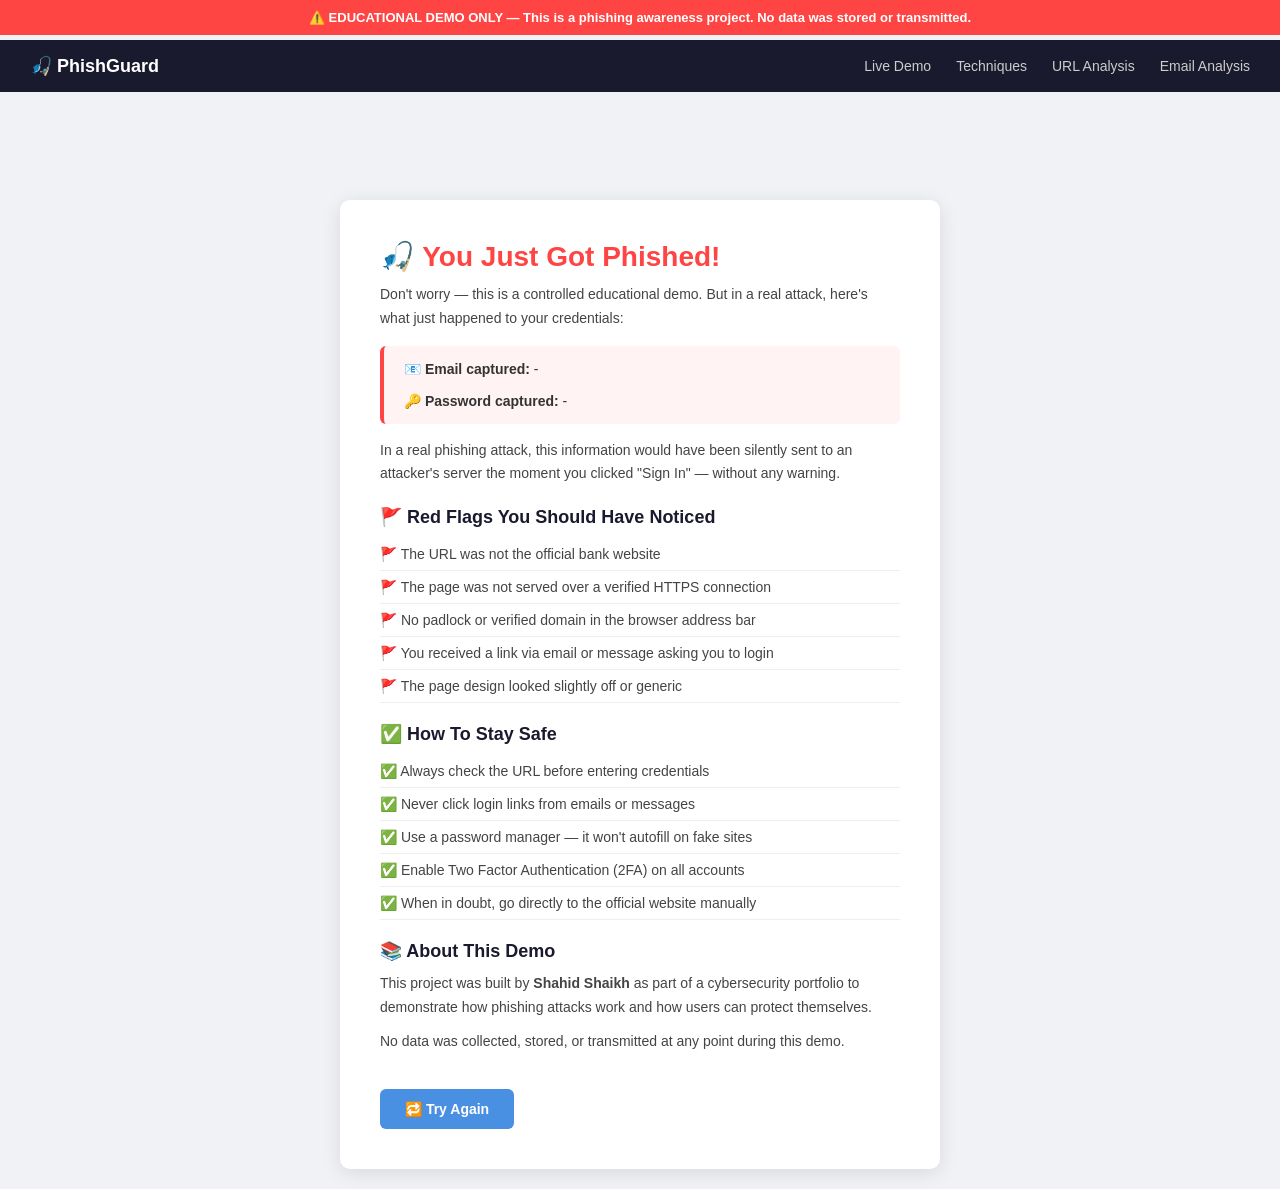
<file: busted.html>
<!DOCTYPE html>
<html lang="en">
<head>
    <meta charset="UTF-8">
    <meta name="viewport" content="width=device-width, initial-scale=1.0">
    <title>You Got Phished - Awareness Demo</title>
    <link rel="stylesheet" href="style.css">
</head>
<body>

    <!-- Disclaimer Banner -->
    <div class="disclaimer">
        ⚠️ EDUCATIONAL DEMO ONLY — This is a phishing awareness project. No data was stored or transmitted.
    </div>

    <!-- Navbar -->
    <nav class="navbar">
        <a class="brand" href="index.html">🎣 PhishGuard</a>
        <ul class="nav-links">
            <li><a href="index.html">Live Demo</a></li>
            <li><a href="techniques.html">Techniques</a></li>
            <li><a href="url-comparison.html">URL Analysis</a></li>
            <li><a href="email-analyzer.html">Email Analysis</a></li>
        </ul>
    </nav>

    <!-- Busted Card -->
    <div class="page-content">
        <div class="busted-card">

            <h1>🎣 You Just Got Phished!</h1>
            <p>Don't worry — this is a controlled educational demo. But in a real attack, here's what just happened to your credentials:</p>

            <!-- Show captured data -->
            <div class="captured-box">
                <strong>📧 Email captured:</strong> <span id="show-email">-</span><br><br>
                <strong>🔑 Password captured:</strong> <span id="show-password">-</span>
            </div>

            <p>In a real phishing attack, this information would have been silently sent to an attacker's server the moment you clicked "Sign In" — without any warning.</p>

            <!-- Red Flags Section -->
            <h2>🚩 Red Flags You Should Have Noticed</h2>
            <ul class="red-flags">
                <li>The URL was not the official bank website</li>
                <li>The page was not served over a verified HTTPS connection</li>
                <li>No padlock or verified domain in the browser address bar</li>
                <li>You received a link via email or message asking you to login</li>
                <li>The page design looked slightly off or generic</li>
            </ul>

            <!-- Safety Tips Section -->
            <h2>✅ How To Stay Safe</h2>
            <ul class="tips">
                <li>Always check the URL before entering credentials</li>
                <li>Never click login links from emails or messages</li>
                <li>Use a password manager — it won't autofill on fake sites</li>
                <li>Enable Two Factor Authentication (2FA) on all accounts</li>
                <li>When in doubt, go directly to the official website manually</li>
            </ul>

            <h2>📚 About This Demo</h2>
            <p>This project was built by <strong>Shahid Shaikh</strong> as part of a cybersecurity portfolio to demonstrate how phishing attacks work and how users can protect themselves.</p>
            <p>No data was collected, stored, or transmitted at any point during this demo.</p>

            <button onclick="window.location.href='index.html'">🔁 Try Again</button>

        </div>
    </div>

    <script>
        const email = sessionStorage.getItem('captured_email');
        const password = sessionStorage.getItem('captured_password');

        if (email) {
            document.getElementById('show-email').textContent = email;
        }
        if (password) {
            document.getElementById('show-password').textContent = password;
        }

        sessionStorage.clear();
    </script>

</body>
</html>
</file>
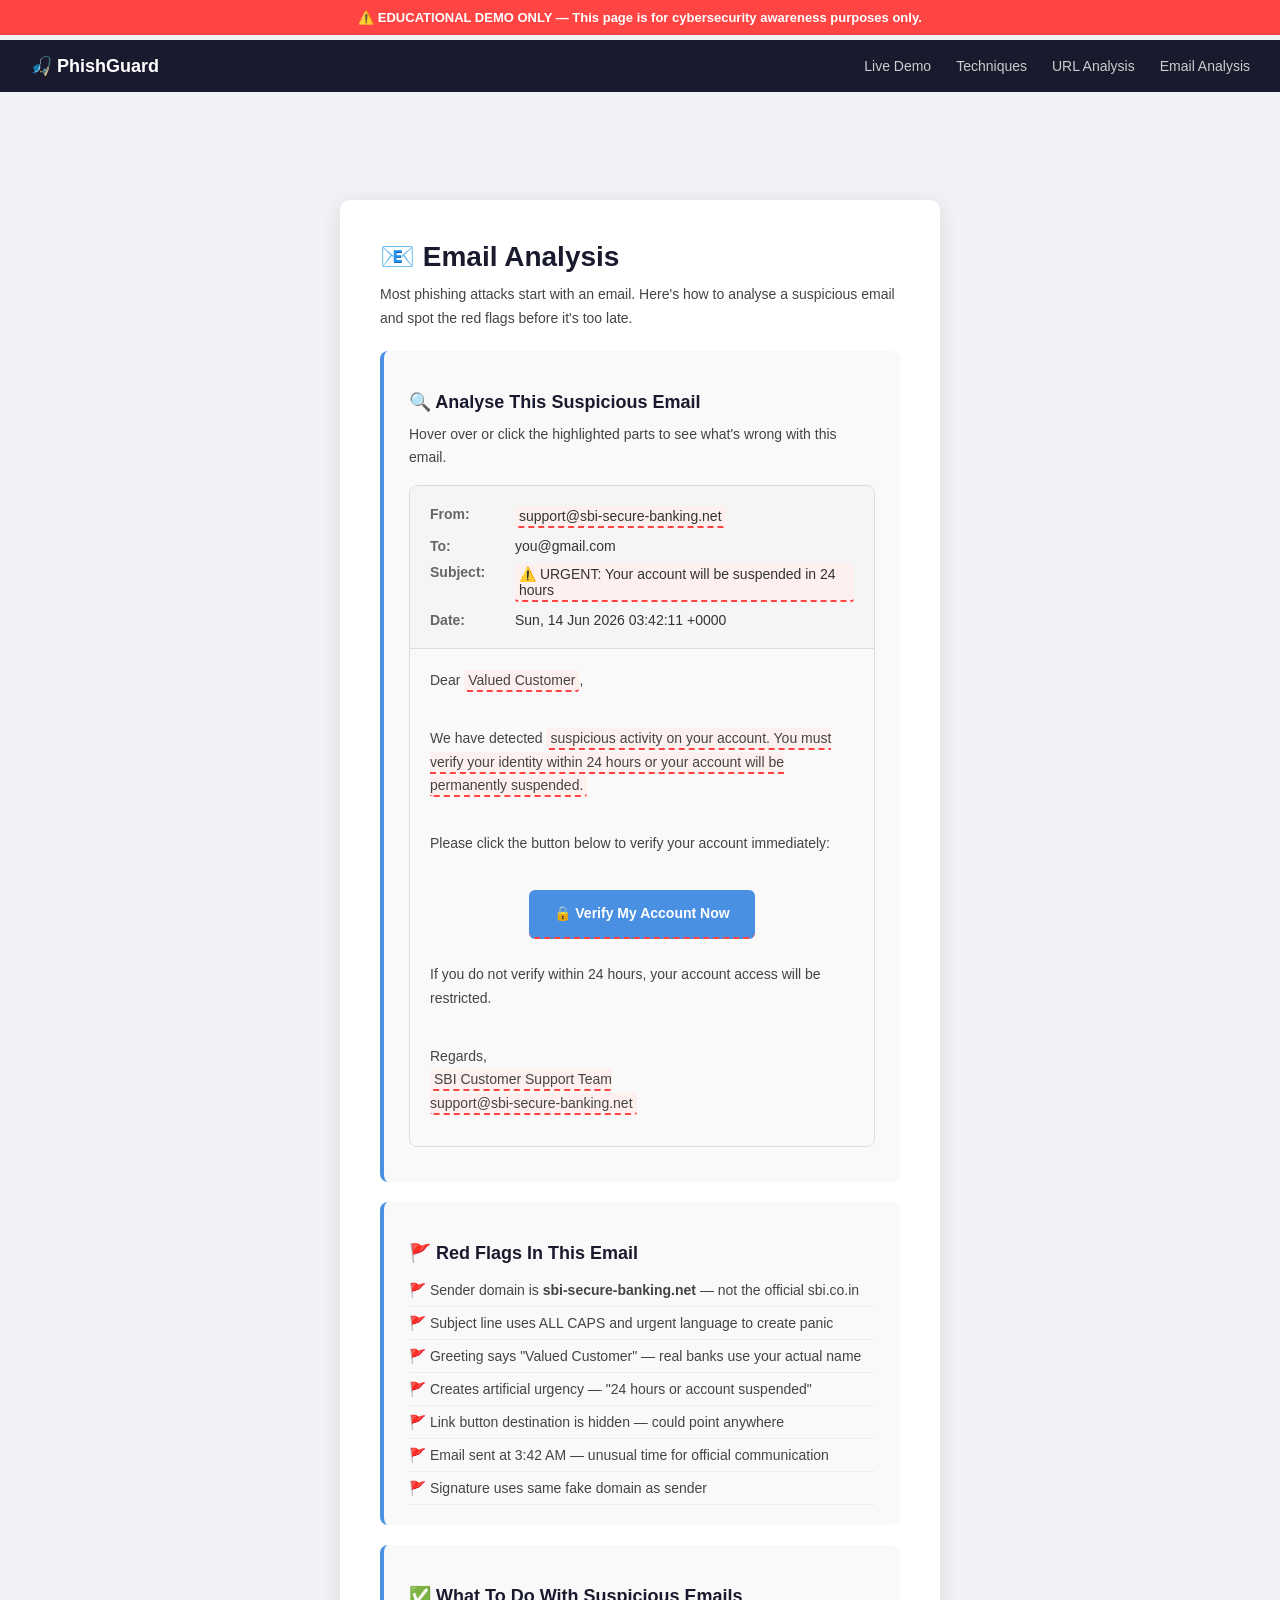
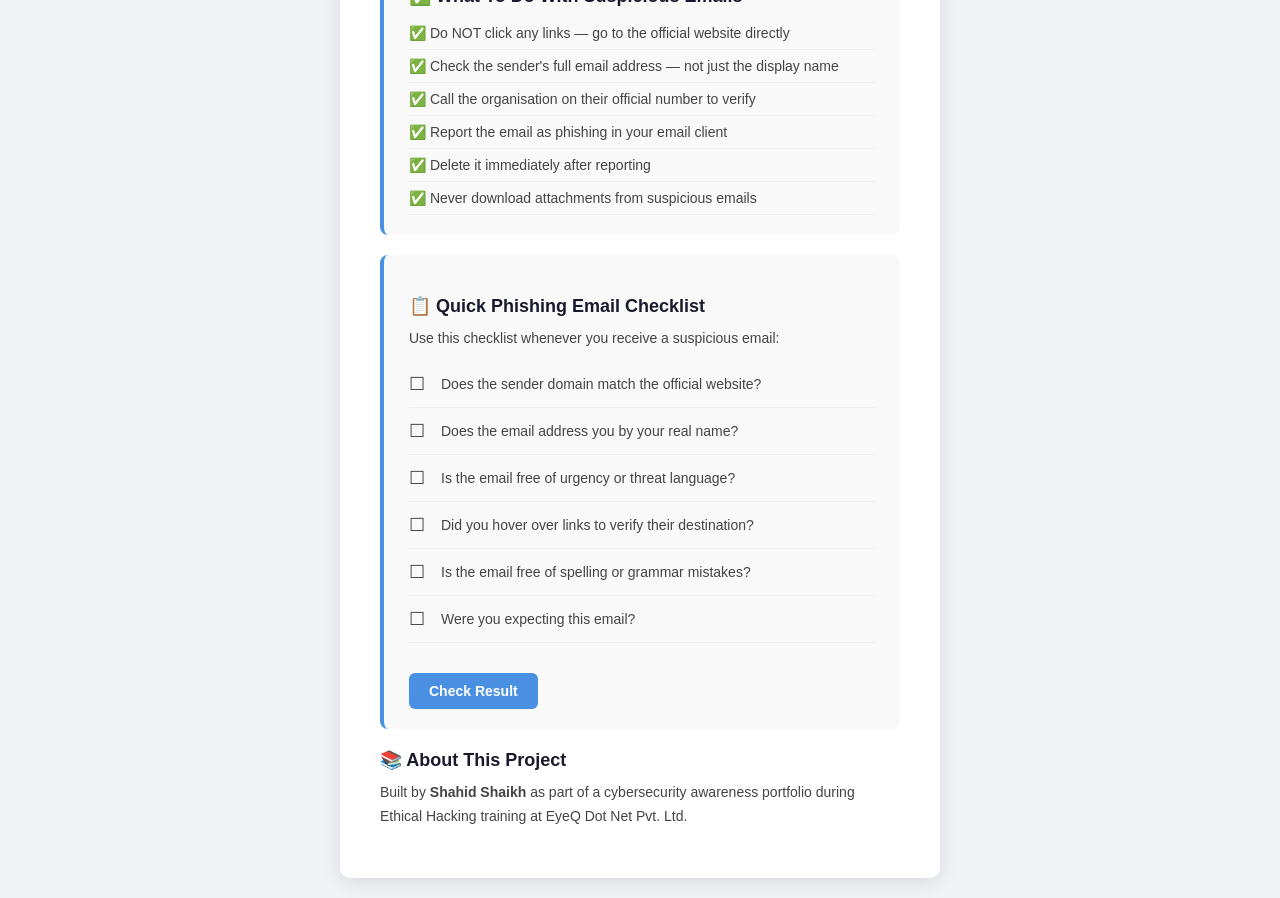
<file: email-analyzer.html>
<!DOCTYPE html>
<html lang="en">
<head>
    <meta charset="UTF-8">
    <meta name="viewport" content="width=device-width, initial-scale=1.0">
    <title>Email Analysis - PhishGuard</title>
    <link rel="stylesheet" href="style.css">
</head>
<body>

    <!-- Disclaimer Banner -->
    <div class="disclaimer">
        ⚠️ EDUCATIONAL DEMO ONLY — This page is for cybersecurity awareness purposes only.
    </div>

    <!-- Navbar -->
    <nav class="navbar">
        <a class="brand" href="index.html">🎣 PhishGuard</a>
        <ul class="nav-links">
            <li><a href="index.html">Live Demo</a></li>
            <li><a href="techniques.html">Techniques</a></li>
            <li><a href="url-comparison.html">URL Analysis</a></li>
            <li><a href="email-analyzer.html">Email Analysis</a></li>
        </ul>
    </nav>

    <div class="page-content">
        <div class="busted-card">

            <h1 style="color: #1a1a2e;">📧 Email Analysis</h1>
            <p>Most phishing attacks start with an email. Here's how to analyse a suspicious email and spot the red flags before it's too late.</p>

            <!-- Fake Email Display -->
            <div class="technique-card">
                <h2>🔍 Analyse This Suspicious Email</h2>
                <p>Hover over or click the highlighted parts to see what's wrong with this email.</p>

                <div class="email-container">

                    <!-- Email Header -->
                    <div class="email-header">
                        <div class="email-row">
                            <span class="email-field">From:</span>
                            <span class="email-value highlight-red" onclick="showTip('sender')">
                                support@sbi-secure-banking.net
                            </span>
                        </div>
                        <div class="email-row">
                            <span class="email-field">To:</span>
                            <span class="email-value">you@gmail.com</span>
                        </div>
                        <div class="email-row">
                            <span class="email-field">Subject:</span>
                            <span class="email-value highlight-red" onclick="showTip('subject')">
                                ⚠️ URGENT: Your account will be suspended in 24 hours
                            </span>
                        </div>
                        <div class="email-row">
                            <span class="email-field">Date:</span>
                            <span class="email-value">Sun, 14 Jun 2026 03:42:11 +0000</span>
                        </div>
                    </div>

                    <!-- Email Body -->
                    <div class="email-body">
                        <p>Dear <span class="highlight-red" onclick="showTip('greeting')">Valued Customer</span>,</p>
                        <br>
                        <p>We have detected <span class="highlight-red" onclick="showTip('urgency')">suspicious activity on your account. You must verify your identity within 24 hours or your account will be permanently suspended.</span></p>
                        <br>
                        <p>Please click the button below to verify your account immediately:</p>
                        <br>
                        <div style="text-align:center;">
                            <span class="fake-button highlight-red" onclick="showTip('link')">
                                🔒 Verify My Account Now
                            </span>
                        </div>
                        <br>
                        <p>If you do not verify within 24 hours, your account access will be restricted.</p>
                        <br>
                        <p>Regards,<br>
                        <span class="highlight-red" onclick="showTip('signature')">SBI Customer Support Team<br>
                        support@sbi-secure-banking.net</span></p>
                    </div>

                </div>

                <!-- Tip Box -->
                <div id="tip-box" class="tip-box" style="display:none;"></div>

            </div>

            <!-- Red Flags Checklist -->
            <div class="technique-card">
                <h2>🚩 Red Flags In This Email</h2>
                <ul class="red-flags">
                    <li>Sender domain is <strong>sbi-secure-banking.net</strong> — not the official sbi.co.in</li>
                    <li>Subject line uses ALL CAPS and urgent language to create panic</li>
                    <li>Greeting says "Valued Customer" — real banks use your actual name</li>
                    <li>Creates artificial urgency — "24 hours or account suspended"</li>
                    <li>Link button destination is hidden — could point anywhere</li>
                    <li>Email sent at 3:42 AM — unusual time for official communication</li>
                    <li>Signature uses same fake domain as sender</li>
                </ul>
            </div>

            <!-- What To Do -->
            <div class="technique-card">
                <h2>✅ What To Do With Suspicious Emails</h2>
                <ul class="tips">
                    <li>Do NOT click any links — go to the official website directly</li>
                    <li>Check the sender's full email address — not just the display name</li>
                    <li>Call the organisation on their official number to verify</li>
                    <li>Report the email as phishing in your email client</li>
                    <li>Delete it immediately after reporting</li>
                    <li>Never download attachments from suspicious emails</li>
                </ul>
            </div>

            <!-- Email Checklist Tool -->
            <div class="technique-card">
                <h2>📋 Quick Phishing Email Checklist</h2>
                <p>Use this checklist whenever you receive a suspicious email:</p>

                <div id="checklist">
                    <div class="check-item" onclick="toggleCheck(this)">
                        <span class="check-box">☐</span>
                        <span>Does the sender domain match the official website?</span>
                    </div>
                    <div class="check-item" onclick="toggleCheck(this)">
                        <span class="check-box">☐</span>
                        <span>Does the email address you by your real name?</span>
                    </div>
                    <div class="check-item" onclick="toggleCheck(this)">
                        <span class="check-box">☐</span>
                        <span>Is the email free of urgency or threat language?</span>
                    </div>
                    <div class="check-item" onclick="toggleCheck(this)">
                        <span class="check-box">☐</span>
                        <span>Did you hover over links to verify their destination?</span>
                    </div>
                    <div class="check-item" onclick="toggleCheck(this)">
                        <span class="check-box">☐</span>
                        <span>Is the email free of spelling or grammar mistakes?</span>
                    </div>
                    <div class="check-item" onclick="toggleCheck(this)">
                        <span class="check-box">☐</span>
                        <span>Were you expecting this email?</span>
                    </div>
                </div>

                <div id="checklist-result" style="margin-top:15px;"></div>
                <button onclick="checkResult()" style="margin-top:15px; padding:10px 20px; background:#4a90e2; color:white; border:none; border-radius:6px; font-size:14px; font-weight:bold; cursor:pointer;">Check Result</button>

            </div>

            <h2>📚 About This Project</h2>
            <p>Built by <strong>Shahid Shaikh</strong> as part of a cybersecurity awareness portfolio during Ethical Hacking training at EyeQ Dot Net Pvt. Ltd.</p>

        </div>
    </div>

    <script>
        // Tip messages for highlighted parts
        const tips = {
            sender: '🚩 FAKE SENDER: The real SBI domain is sbi.co.in — this email comes from sbi-secure-banking.net which is a completely different domain registered by an attacker.',
            subject: '🚩 URGENCY TRICK: Using ALL CAPS and "URGENT" is a psychological trick to make you panic and act without thinking.',
            greeting: '🚩 GENERIC GREETING: Real banks always address you by your registered name. "Valued Customer" means the attacker does not know who you are — they sent this to thousands of people.',
            urgency: '🚩 ARTIFICIAL DEADLINE: Creating a 24-hour deadline is a pressure tactic to stop you from thinking clearly or verifying the email.',
            link: '🚩 HIDDEN LINK: This button could point to any malicious URL. Always hover over links to see the real destination before clicking.',
            signature: '🚩 FAKE SIGNATURE: The signature uses the same fake domain as the sender. A real SBI email would come from and refer to sbi.co.in only.'
        };

        function showTip(key) {
            const box = document.getElementById('tip-box');
            box.style.display = 'block';
            box.innerHTML = tips[key];
        }

        // Checklist toggle
        function toggleCheck(item) {
            const box = item.querySelector('.check-box');
            if (box.textContent === '☐') {
                box.textContent = '☑';
                item.style.color = '#4CAF50';
            } else {
                box.textContent = '☐';
                item.style.color = '#444';
            }
        }

        function checkResult() {
            const items = document.querySelectorAll('.check-item');
            let checked = 0;
            items.forEach(item => {
                if (item.querySelector('.check-box').textContent === '☑') checked++;
            });

            const resultDiv = document.getElementById('checklist-result');
            if (checked === 6) {
                resultDiv.innerHTML = '<div class="captured-box" style="border-left-color:#4CAF50; background:#f0fff0;"><strong>✅ Email looks safe.</strong> All checks passed — this email appears legitimate. But always stay cautious.</div>';
            } else if (checked >= 4) {
                resultDiv.innerHTML = '<div class="captured-box"><strong>🟡 Proceed with caution.</strong> Most checks passed but verify the remaining points before clicking anything.</div>';
            } else {
                resultDiv.innerHTML = '<div class="captured-box"><strong>🔴 High Risk — Do NOT interact with this email.</strong> Too many checks failed. Report and delete this email immediately.</div>';
            }
        }
    </script>

</body>
</html>
</file>
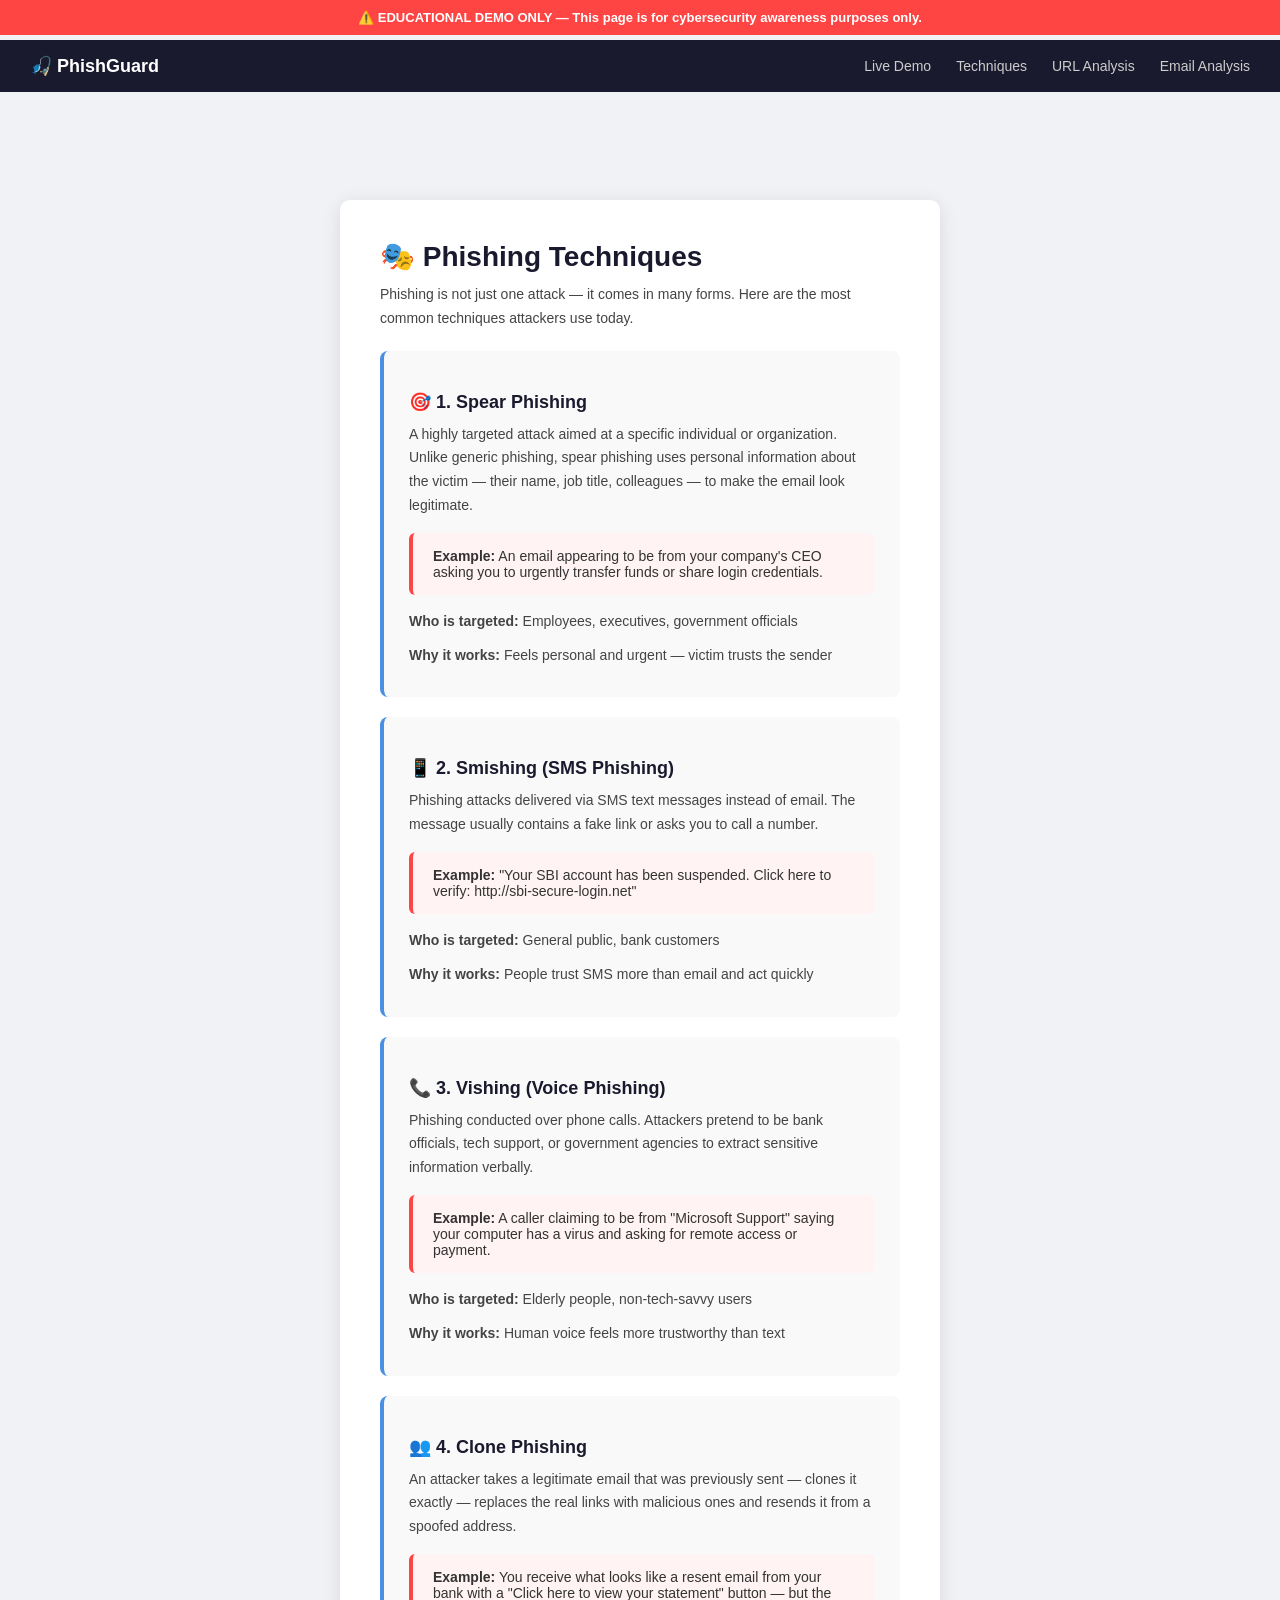
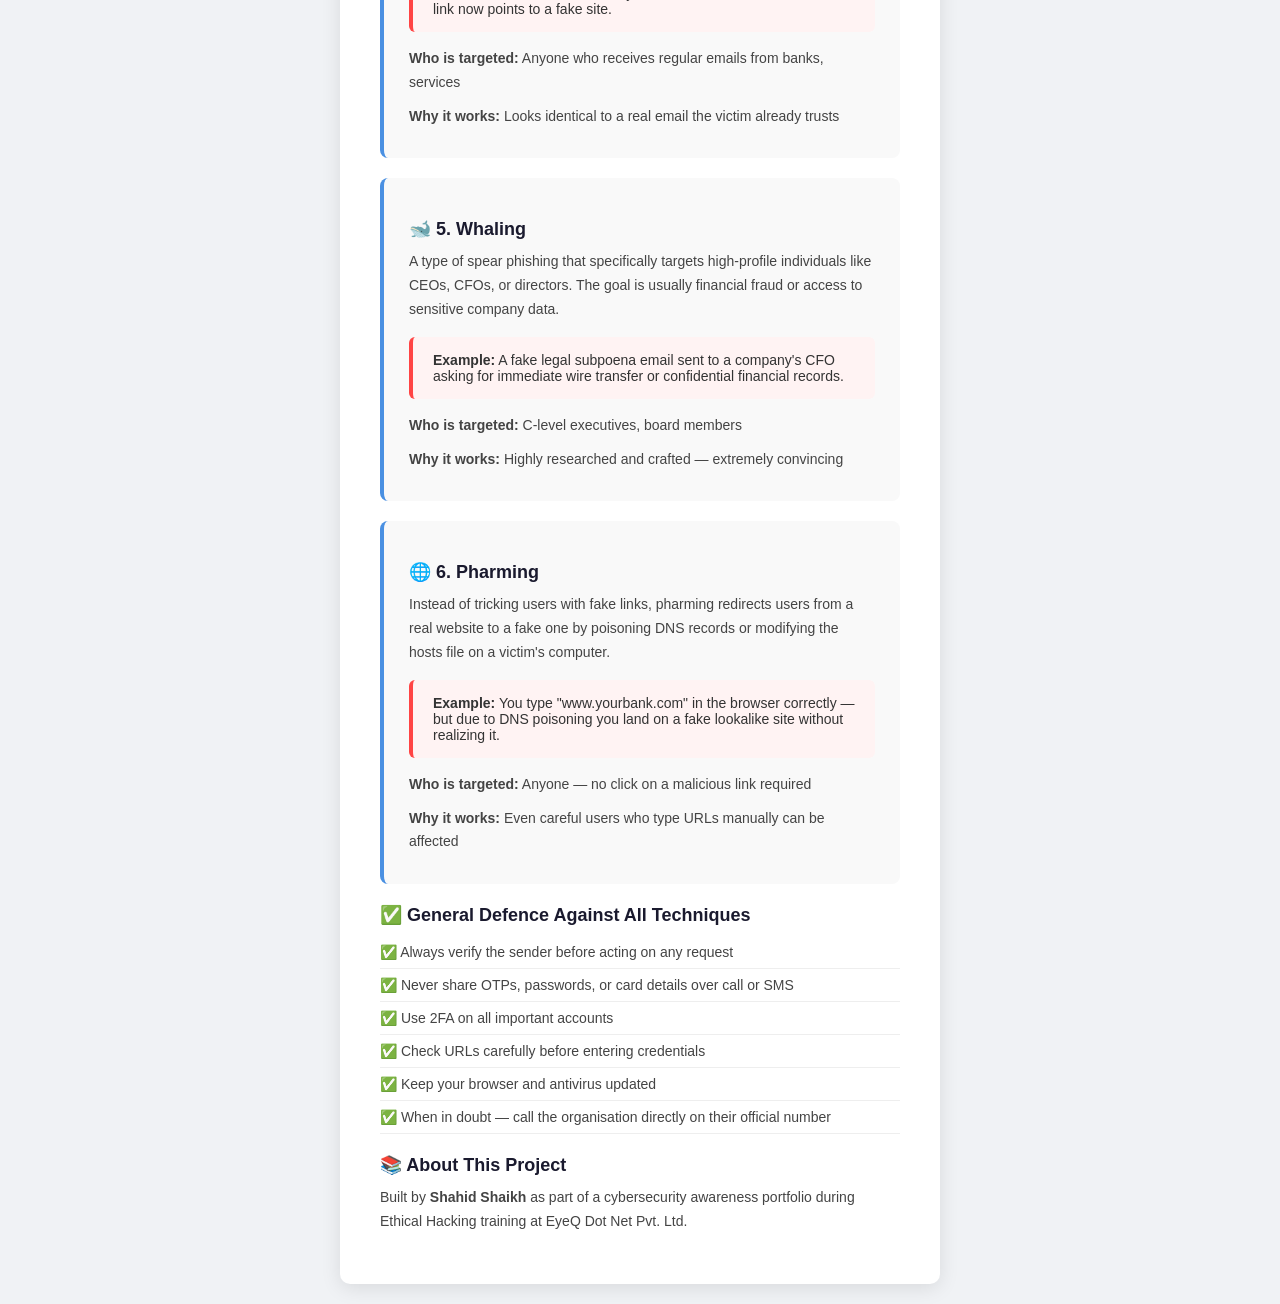
<file: techniques.html>
<!DOCTYPE html>
<html lang="en">
<head>
    <meta charset="UTF-8">
    <meta name="viewport" content="width=device-width, initial-scale=1.0">
    <title>Phishing Techniques - PhishGuard</title>
    <link rel="stylesheet" href="style.css">
</head>
<body>

    <!-- Disclaimer Banner -->
    <div class="disclaimer">
        ⚠️ EDUCATIONAL DEMO ONLY — This page is for cybersecurity awareness purposes only.
    </div>

    <!-- Navbar -->
    <nav class="navbar">
        <a class="brand" href="index.html">🎣 PhishGuard</a>
        <ul class="nav-links">
            <li><a href="index.html">Live Demo</a></li>
            <li><a href="techniques.html">Techniques</a></li>
            <li><a href="url-comparison.html">URL Analysis</a></li>
            <li><a href="email-analyzer.html">Email Analysis</a></li>
        </ul>
    </nav>

    <div class="page-content">
        <div class="busted-card">

            <h1 style="color: #1a1a2e;">🎭 Phishing Techniques</h1>
            <p>Phishing is not just one attack — it comes in many forms. Here are the most common techniques attackers use today.</p>

            <!-- Technique 1 -->
            <div class="technique-card">
                <h2>🎯 1. Spear Phishing</h2>
                <p>A highly targeted attack aimed at a specific individual or organization. Unlike generic phishing, spear phishing uses personal information about the victim — their name, job title, colleagues — to make the email look legitimate.</p>
                <div class="captured-box">
                    <strong>Example:</strong> An email appearing to be from your company's CEO asking you to urgently transfer funds or share login credentials.
                </div>
                <p><strong>Who is targeted:</strong> Employees, executives, government officials</p>
                <p><strong>Why it works:</strong> Feels personal and urgent — victim trusts the sender</p>
            </div>

            <!-- Technique 2 -->
            <div class="technique-card">
                <h2>📱 2. Smishing (SMS Phishing)</h2>
                <p>Phishing attacks delivered via SMS text messages instead of email. The message usually contains a fake link or asks you to call a number.</p>
                <div class="captured-box">
                    <strong>Example:</strong> "Your SBI account has been suspended. Click here to verify: http://sbi-secure-login.net"
                </div>
                <p><strong>Who is targeted:</strong> General public, bank customers</p>
                <p><strong>Why it works:</strong> People trust SMS more than email and act quickly</p>
            </div>

            <!-- Technique 3 -->
            <div class="technique-card">
                <h2>📞 3. Vishing (Voice Phishing)</h2>
                <p>Phishing conducted over phone calls. Attackers pretend to be bank officials, tech support, or government agencies to extract sensitive information verbally.</p>
                <div class="captured-box">
                    <strong>Example:</strong> A caller claiming to be from "Microsoft Support" saying your computer has a virus and asking for remote access or payment.
                </div>
                <p><strong>Who is targeted:</strong> Elderly people, non-tech-savvy users</p>
                <p><strong>Why it works:</strong> Human voice feels more trustworthy than text</p>
            </div>

            <!-- Technique 4 -->
            <div class="technique-card">
                <h2>👥 4. Clone Phishing</h2>
                <p>An attacker takes a legitimate email that was previously sent — clones it exactly — replaces the real links with malicious ones and resends it from a spoofed address.</p>
                <div class="captured-box">
                    <strong>Example:</strong> You receive what looks like a resent email from your bank with a "Click here to view your statement" button — but the link now points to a fake site.
                </div>
                <p><strong>Who is targeted:</strong> Anyone who receives regular emails from banks, services</p>
                <p><strong>Why it works:</strong> Looks identical to a real email the victim already trusts</p>
            </div>

            <!-- Technique 5 -->
            <div class="technique-card">
                <h2>🐋 5. Whaling</h2>
                <p>A type of spear phishing that specifically targets high-profile individuals like CEOs, CFOs, or directors. The goal is usually financial fraud or access to sensitive company data.</p>
                <div class="captured-box">
                    <strong>Example:</strong> A fake legal subpoena email sent to a company's CFO asking for immediate wire transfer or confidential financial records.
                </div>
                <p><strong>Who is targeted:</strong> C-level executives, board members</p>
                <p><strong>Why it works:</strong> Highly researched and crafted — extremely convincing</p>
            </div>

            <!-- Technique 6 -->
            <div class="technique-card">
                <h2>🌐 6. Pharming</h2>
                <p>Instead of tricking users with fake links, pharming redirects users from a real website to a fake one by poisoning DNS records or modifying the hosts file on a victim's computer.</p>
                <div class="captured-box">
                    <strong>Example:</strong> You type "www.yourbank.com" in the browser correctly — but due to DNS poisoning you land on a fake lookalike site without realizing it.
                </div>
                <p><strong>Who is targeted:</strong> Anyone — no click on a malicious link required</p>
                <p><strong>Why it works:</strong> Even careful users who type URLs manually can be affected</p>
            </div>

            <h2>✅ General Defence Against All Techniques</h2>
            <ul class="tips">
                <li>Always verify the sender before acting on any request</li>
                <li>Never share OTPs, passwords, or card details over call or SMS</li>
                <li>Use 2FA on all important accounts</li>
                <li>Check URLs carefully before entering credentials</li>
                <li>Keep your browser and antivirus updated</li>
                <li>When in doubt — call the organisation directly on their official number</li>
            </ul>

            <h2>📚 About This Project</h2>
            <p>Built by <strong>Shahid Shaikh</strong> as part of a cybersecurity awareness portfolio during Ethical Hacking training at EyeQ Dot Net Pvt. Ltd.</p>

        </div>
    </div>

</body>
</html>
</file>
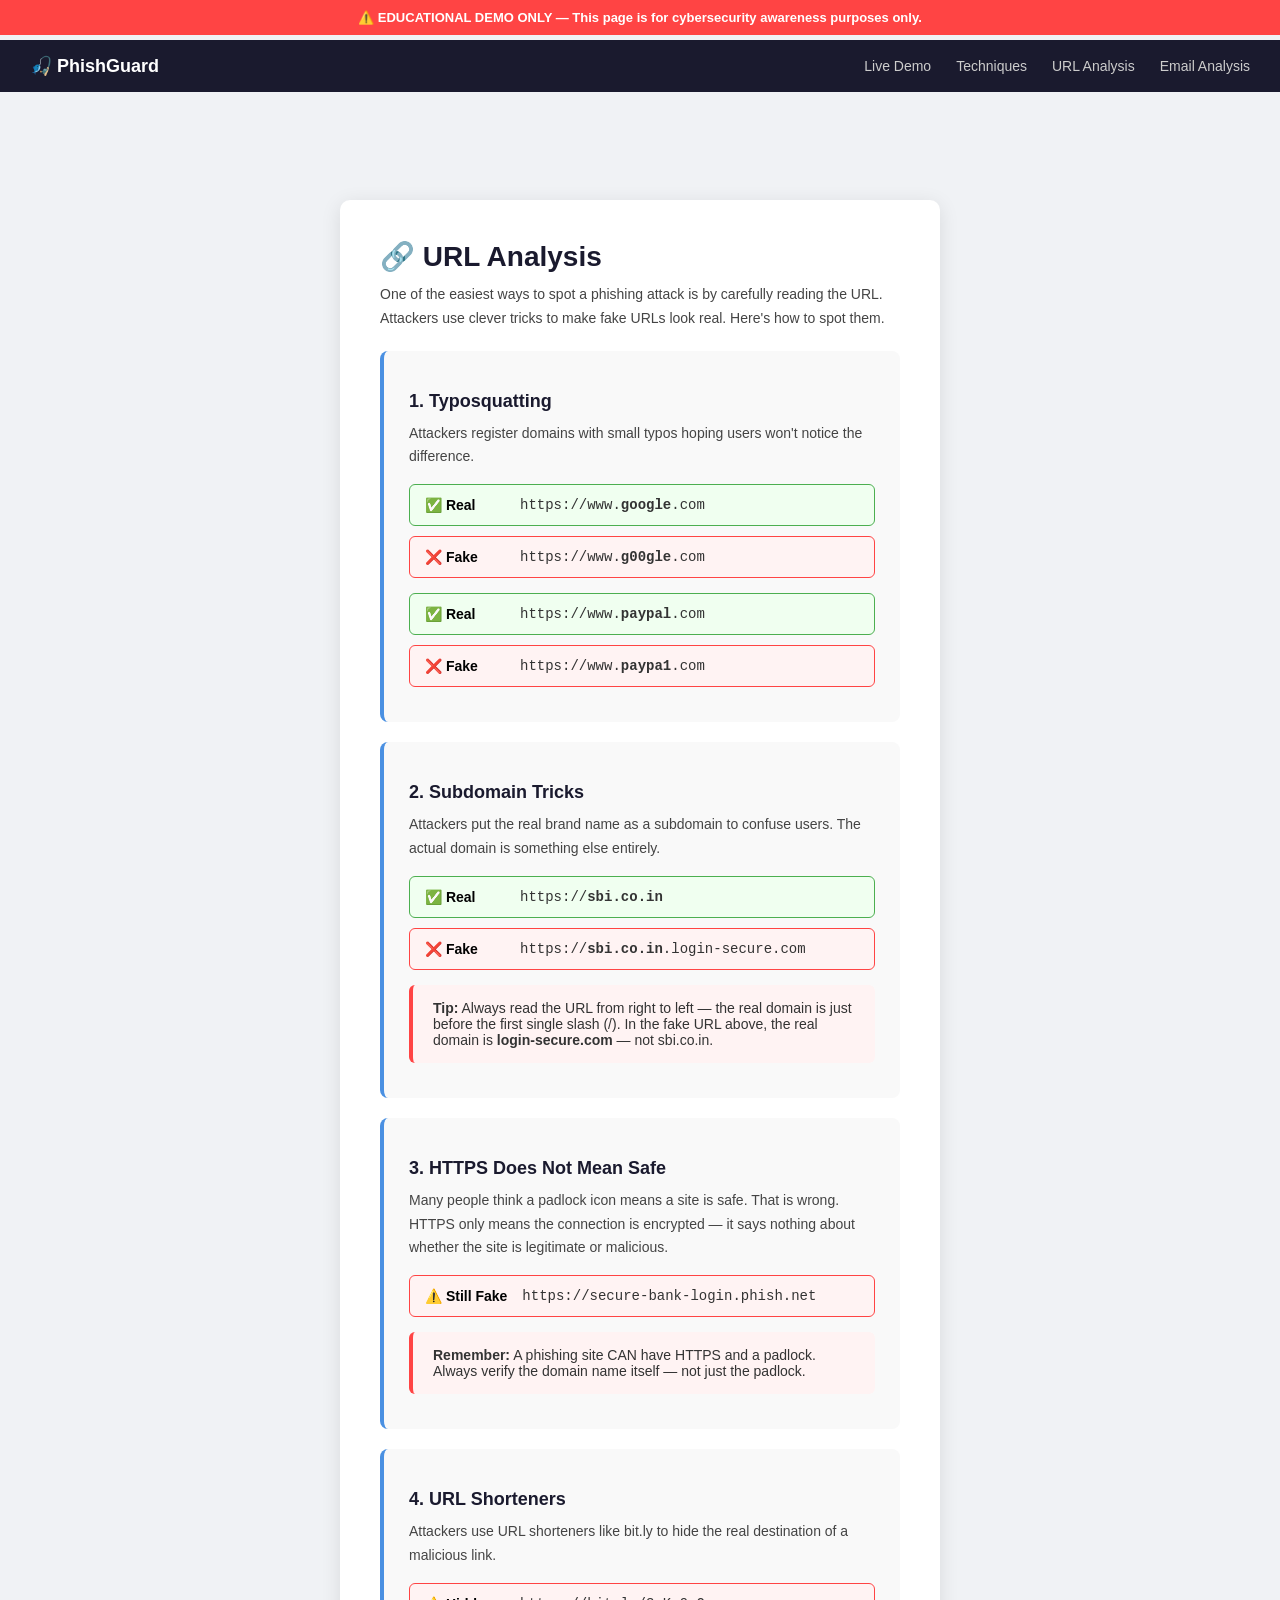
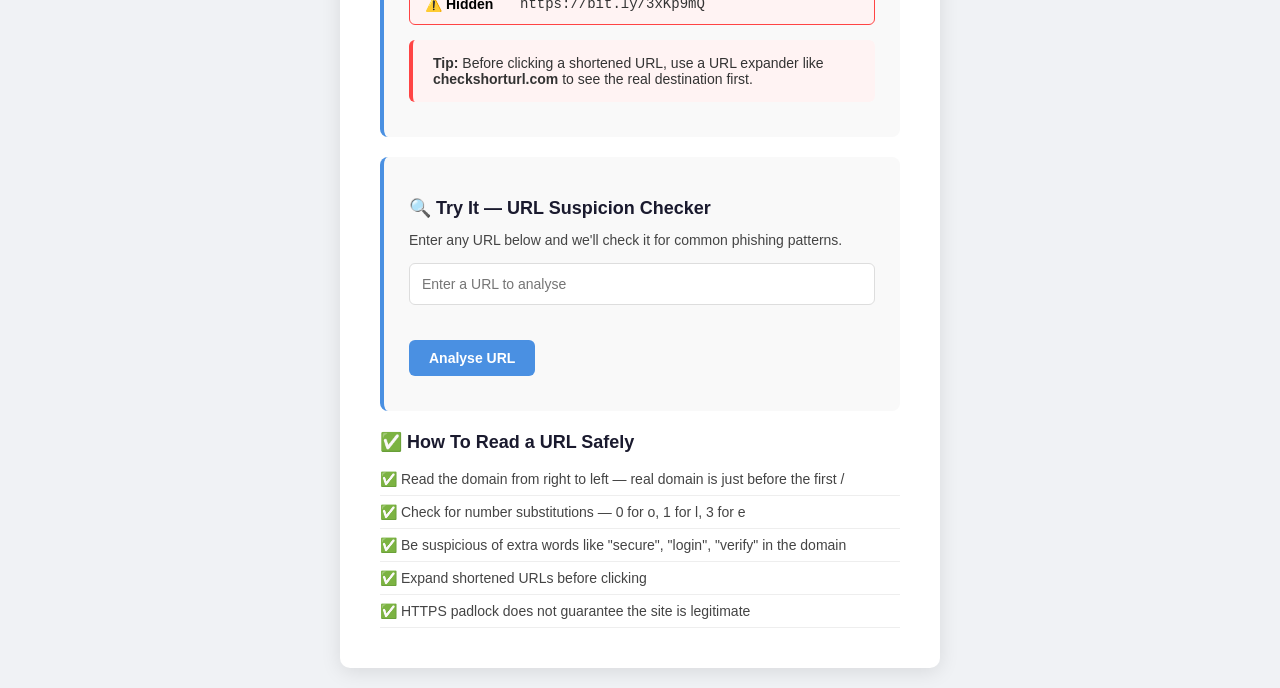
<file: url-comparison.html>
<!DOCTYPE html>
<html lang="en">

<head>
    <meta charset="UTF-8">
    <meta name="viewport" content="width=device-width, initial-scale=1.0">
    <title>URL Analysis - PhishGuard</title>
    <link rel="stylesheet" href="style.css">
</head>

<body>

    <!-- Disclaimer Banner -->
    <div class="disclaimer">
        ⚠️ EDUCATIONAL DEMO ONLY — This page is for cybersecurity awareness purposes only.
    </div>

    <!-- Navbar -->
    <nav class="navbar">
        <a class="brand" href="index.html">🎣 PhishGuard</a>
        <ul class="nav-links">
            <li><a href="index.html">Live Demo</a></li>
            <li><a href="techniques.html">Techniques</a></li>
            <li><a href="url-comparison.html">URL Analysis</a></li>
            <li><a href="email-analyzer.html">Email Analysis</a></li>
        </ul>
    </nav>

    <div class="page-content">
        <div class="busted-card">

            <h1 style="color: #1a1a2e;">🔗 URL Analysis</h1>
            <p>One of the easiest ways to spot a phishing attack is by carefully reading the URL. Attackers use clever
                tricks to make fake URLs look real. Here's how to spot them.</p>

            <!-- Section 1 — Typosquatting -->
            <div class="technique-card">
                <h2>1. Typosquatting</h2>
                <p>Attackers register domains with small typos hoping users won't notice the difference.</p>

                <div class="url-compare">
                    <div class="url-real">
                        <span class="url-label">✅ Real</span>
                        <span class="url-text">https://www.<strong>google</strong>.com</span>
                    </div>
                    <div class="url-fake">
                        <span class="url-label">❌ Fake</span>
                        <span class="url-text">https://www.<strong>g00gle</strong>.com</span>
                    </div>
                </div>

                <div class="url-compare">
                    <div class="url-real">
                        <span class="url-label">✅ Real</span>
                        <span class="url-text">https://www.<strong>paypal</strong>.com</span>
                    </div>
                    <div class="url-fake">
                        <span class="url-label">❌ Fake</span>
                        <span class="url-text">https://www.<strong>paypa1</strong>.com</span>
                    </div>
                </div>

            </div>

            <!-- Section 2 — Subdomain Tricks -->
            <div class="technique-card">
                <h2>2. Subdomain Tricks</h2>
                <p>Attackers put the real brand name as a subdomain to confuse users. The actual domain is something
                    else entirely.</p>

                <div class="url-compare">
                    <div class="url-real">
                        <span class="url-label">✅ Real</span>
                        <span class="url-text">https://<strong>sbi.co.in</strong></span>
                    </div>
                    <div class="url-fake">
                        <span class="url-label">❌ Fake</span>
                        <span class="url-text">https://<strong>sbi.co.in</strong>.login-secure.com</span>
                    </div>
                </div>

                <div class="captured-box">
                    <strong>Tip:</strong> Always read the URL from right to left — the real domain is just before the
                    first single slash (/).
                    In the fake URL above, the real domain is <strong>login-secure.com</strong> — not sbi.co.in.
                </div>
            </div>

            <!-- Section 3 — HTTPS Misconception -->
            <div class="technique-card">
                <h2>3. HTTPS Does Not Mean Safe</h2>
                <p>Many people think a padlock icon means a site is safe. That is wrong. HTTPS only means the connection
                    is encrypted — it says nothing about whether the site is legitimate or malicious.</p>

                <div class="url-compare">
                    <div class="url-fake">
                        <span class="url-label">⚠️ Still Fake</span>
                        <span class="url-text">https://secure-bank-login.phish.net</span>
                    </div>
                </div>

                <div class="captured-box">
                    <strong>Remember:</strong> A phishing site CAN have HTTPS and a padlock. Always verify the domain
                    name itself — not just the padlock.
                </div>
            </div>

            <!-- Section 4 — URL Shorteners -->
            <div class="technique-card">
                <h2>4. URL Shorteners</h2>
                <p>Attackers use URL shorteners like bit.ly to hide the real destination of a malicious link.</p>

                <div class="url-compare">
                    <div class="url-fake">
                        <span class="url-label">⚠️ Hidden</span>
                        <span class="url-text">https://bit.ly/3xKp9mQ</span>
                    </div>
                </div>

                <div class="captured-box">
                    <strong>Tip:</strong> Before clicking a shortened URL, use a URL expander like
                    <strong>checkshorturl.com</strong> to see the real destination first.
                </div>
            </div>

            <!-- Interactive URL Checker -->
            <div class="technique-card">
                <h2>🔍 Try It — URL Suspicion Checker</h2>
                <p>Enter any URL below and we'll check it for common phishing patterns.</p>

                <input type="text" id="url-input" placeholder="Enter a URL to analyse"
                    style="width:100%; padding:12px; border:1px solid #ddd; border-radius:6px; font-size:14px; margin-bottom:10px; outline:none;" />
                <button onclick="analyseURL()"
                    style="padding:10px 20px; background:#4a90e2; color:white; border:none; border-radius:6px; font-size:14px; font-weight:bold; cursor:pointer;">Analyse
                    URL</button>

                <div id="url-result" style="margin-top:15px;"></div>
            </div>

            <h2>✅ How To Read a URL Safely</h2>
            <ul class="tips">
                <li>Read the domain from right to left — real domain is just before the first /</li>
                <li>Check for number substitutions — 0 for o, 1 for l, 3 for e</li>
                <li>Be suspicious of extra words like "secure", "login", "verify" in the domain</li>
                <li>Expand shortened URLs before clicking</li>
                <li>HTTPS padlock does not guarantee the site is legitimate</li>
            </ul>

        </div>
    </div>

    <script>
        function analyseURL() {
            const url = document.getElementById('url-input').value.trim();
            const resultDiv = document.getElementById('url-result');

            if (url === '') {
                resultDiv.innerHTML = '<div class="captured-box">⚠️ Please enter a URL first.</div>';
                return;
            }

            let warnings = [];
            let score = 0;

            // Check for number substitutions
            if (/[0-9]/.test(url.replace('https', '').replace('http', ''))) {
                warnings.push('🚩 Contains numbers in domain — possible typosquatting (e.g. g00gle, paypa1)');
                score++;
            }

            // Check for suspicious keywords
            const suspiciousWords = ['secure', 'login', 'verify', 'update', 'account', 'banking', 'confirm'];
            suspiciousWords.forEach(word => {
                if (url.toLowerCase().includes(word)) {
                    warnings.push('🚩 Contains suspicious keyword: "' + word + '"');
                    score++;
                }
            });

            // Check for multiple subdomains
            try {
                const hostname = new URL(url).hostname;
                const parts = hostname.split('.');
                if (parts.length > 3) {
                    warnings.push('🚩 Multiple subdomains detected — possible subdomain trick');
                    score++;
                }
            } catch (e) {
                warnings.push('🚩 Invalid URL format');
                score++;
            }

            // Check for URL shorteners
            const shorteners = ['bit.ly', 'tinyurl', 'goo.gl', 't.co', 'ow.ly'];
            shorteners.forEach(s => {
                if (url.includes(s)) {
                    warnings.push('🚩 URL shortener detected — real destination is hidden');
                    score++;
                }
            });

            // Check for HTTP (not HTTPS)
            if (url.startsWith('http://')) {
                warnings.push('🚩 Not using HTTPS — connection is not encrypted');
                score++;
            }

            // Show result
            if (warnings.length === 0) {
                resultDiv.innerHTML = '<div class="captured-box" style="border-left-color:#4CAF50; background:#f0fff0;"><strong>✅ No obvious phishing patterns detected.</strong><br>But always stay cautious — not all phishing URLs trigger automated checks.</div>';
            } else {
                let risk = score <= 1 ? '🟡 Low Risk' : score <= 3 ? '🟠 Medium Risk' : '🔴 High Risk';
                let html = '<div class="captured-box"><strong>⚠️ Result: ' + risk + ' (' + warnings.length + ' issues found)</strong><br><br>';
                warnings.forEach(w => {
                    html += w + '<br><br>';
                });
                html += '</div>';
                resultDiv.innerHTML = html;
            }
        }
    </script>

</body>

</html>
</file>
<file: style.css>
/* --- Navbar --- */
.navbar {
    background-color: #1a1a2e;
    width: 100%;
    padding: 15px 30px;
    position: fixed;
    top: 40px;
    left: 0;
    z-index: 998;
    display: flex;
    align-items: center;
    justify-content: space-between;
}

.navbar .brand {
    color: white;
    font-size: 18px;
    font-weight: bold;
    text-decoration: none;
}

.navbar .nav-links {
    display: flex;
    gap: 25px;
    list-style: none;
}

.navbar .nav-links a {
    color: #ccc;
    text-decoration: none;
    font-size: 14px;
}

.navbar .nav-links a:hover {
    color: white;
}

/* --- Page wrapper to push content below navbar --- */
.page-content {
    margin-top: 120px;
    width: 100%;
    display: flex;
    justify-content: center;
    padding: 20px;
}

* {
    margin: 0;
    padding: 0;
    box-sizing: border-box;
}

body {
    font-family: 'Segoe UI', Tahoma, Geneva, Verdana, sans-serif;
    background-color: #f0f2f5;
    display: flex;
    flex-direction: column;
    align-items: center;
    justify-content: center;
    min-height: 100vh;
}

/* --- Disclaimer Banner --- */
.disclaimer {
    background-color: #ff4444;
    color: white;
    text-align: center;
    padding: 10px 20px;
    font-size: 13px;
    font-weight: bold;
    width: 100%;
    position: fixed;
    top: 0;
    left: 0;
    z-index: 999;
}

/* --- Login Card --- */
.login-card {
    background: white;
    padding: 40px;
    border-radius: 10px;
    box-shadow: 0 4px 20px rgba(0,0,0,0.1);
    width: 100%;
    max-width: 400px;
    margin-top: 60px;
}

.login-card h1 {
    font-size: 26px;
    color: #1a1a2e;
    margin-bottom: 5px;
}

.login-card p {
    font-size: 14px;
    color: #666;
    margin-bottom: 25px;
}

.login-card input {
    width: 100%;
    padding: 12px 15px;
    margin-bottom: 15px;
    border: 1px solid #ddd;
    border-radius: 6px;
    font-size: 14px;
    outline: none;
}

.login-card input:focus {
    border-color: #4a90e2;
}

.login-card button {
    width: 100%;
    padding: 12px;
    background-color: #4a90e2;
    color: white;
    border: none;
    border-radius: 6px;
    font-size: 15px;
    font-weight: bold;
    cursor: pointer;
}

.login-card button:hover {
    background-color: #357abd;
}

.login-card .footer-text {
    text-align: center;
    font-size: 12px;
    color: #999;
    margin-top: 20px;
}

/* --- Busted Page --- */
.busted-card {
    background: white;
    padding: 40px;
    border-radius: 10px;
    box-shadow: 0 4px 20px rgba(0,0,0,0.1);
    width: 100%;
    max-width: 600px;
    margin-top: 60px;
}

.busted-card h1 {
    font-size: 28px;
    color: #ff4444;
    margin-bottom: 10px;
}

.busted-card h2 {
    font-size: 18px;
    color: #1a1a2e;
    margin: 20px 0 10px;
}

.busted-card p {
    font-size: 14px;
    color: #444;
    line-height: 1.7;
    margin-bottom: 10px;
}

.captured-box {
    background: #fff3f3;
    border-left: 4px solid #ff4444;
    padding: 15px 20px;
    border-radius: 6px;
    margin: 15px 0;
    font-size: 14px;
    color: #333;
}

.red-flags {
    list-style: none;
    padding: 0;
}

.red-flags li {
    padding: 8px 0;
    border-bottom: 1px solid #eee;
    font-size: 14px;
    color: #444;
}

.red-flags li::before {
    content: "🚩 ";
}

.tips {
    list-style: none;
    padding: 0;
}

.tips li {
    padding: 8px 0;
    border-bottom: 1px solid #eee;
    font-size: 14px;
    color: #444;
}

.tips li::before {
    content: "✅ ";
}

.busted-card button {
    margin-top: 25px;
    padding: 12px 25px;
    background-color: #4a90e2;
    color: white;
    border: none;
    border-radius: 6px;
    font-size: 14px;
    font-weight: bold;
    cursor: pointer;
}

/* --- Technique Cards --- */
.technique-card {
    background: #f9f9f9;
    border-left: 4px solid #4a90e2;
    padding: 20px 25px;
    border-radius: 8px;
    margin: 20px 0;
}

.technique-card h2 {
    font-size: 18px;
    color: #1a1a2e;
    margin-bottom: 10px;
}

.technique-card p {
    font-size: 14px;
    color: #444;
    line-height: 1.7;
    margin-bottom: 10px;
}

/* --- URL Compare Boxes --- */
.url-compare {
    display: flex;
    flex-direction: column;
    gap: 10px;
    margin: 15px 0;
}

.url-real, .url-fake {
    display: flex;
    align-items: center;
    gap: 15px;
    padding: 12px 15px;
    border-radius: 6px;
    font-size: 14px;
}

.url-real {
    background: #f0fff0;
    border: 1px solid #4CAF50;
}

.url-fake {
    background: #fff3f3;
    border: 1px solid #ff4444;
}

.url-label {
    font-weight: bold;
    min-width: 80px;
}

.url-text {
    font-family: monospace;
    font-size: 14px;
    color: #333;
}

/* --- Email Analyser --- */
.email-container {
    border: 1px solid #ddd;
    border-radius: 8px;
    overflow: hidden;
    margin: 15px 0;
}

.email-header {
    background: #f5f5f5;
    padding: 15px 20px;
    border-bottom: 1px solid #ddd;
}

.email-row {
    display: flex;
    gap: 15px;
    padding: 5px 0;
    font-size: 14px;
}

.email-field {
    font-weight: bold;
    color: #666;
    min-width: 70px;
}

.email-value {
    color: #333;
}

.email-body {
    padding: 20px;
    font-size: 14px;
    color: #333;
    line-height: 1.7;
}

.highlight-red {
    background: #fff0f0;
    border-bottom: 2px dashed #ff4444;
    cursor: pointer;
    padding: 2px 4px;
    border-radius: 3px;
}

.highlight-red:hover {
    background: #ffe0e0;
}

.fake-button {
    display: inline-block;
    padding: 12px 25px;
    background: #4a90e2;
    color: white;
    border-radius: 6px;
    cursor: pointer;
    font-weight: bold;
}

.tip-box {
    background: #fff3cd;
    border-left: 4px solid #ffc107;
    padding: 15px 20px;
    border-radius: 6px;
    margin-top: 15px;
    font-size: 14px;
    color: #333;
    line-height: 1.7;
}

/* --- Checklist --- */
.check-item {
    display: flex;
    align-items: center;
    gap: 12px;
    padding: 12px 0;
    border-bottom: 1px solid #eee;
    font-size: 14px;
    color: #444;
    cursor: pointer;
}

.check-item:hover {
    color: #4a90e2;
}

.check-box {
    font-size: 18px;
    min-width: 20px;
}
</file>
